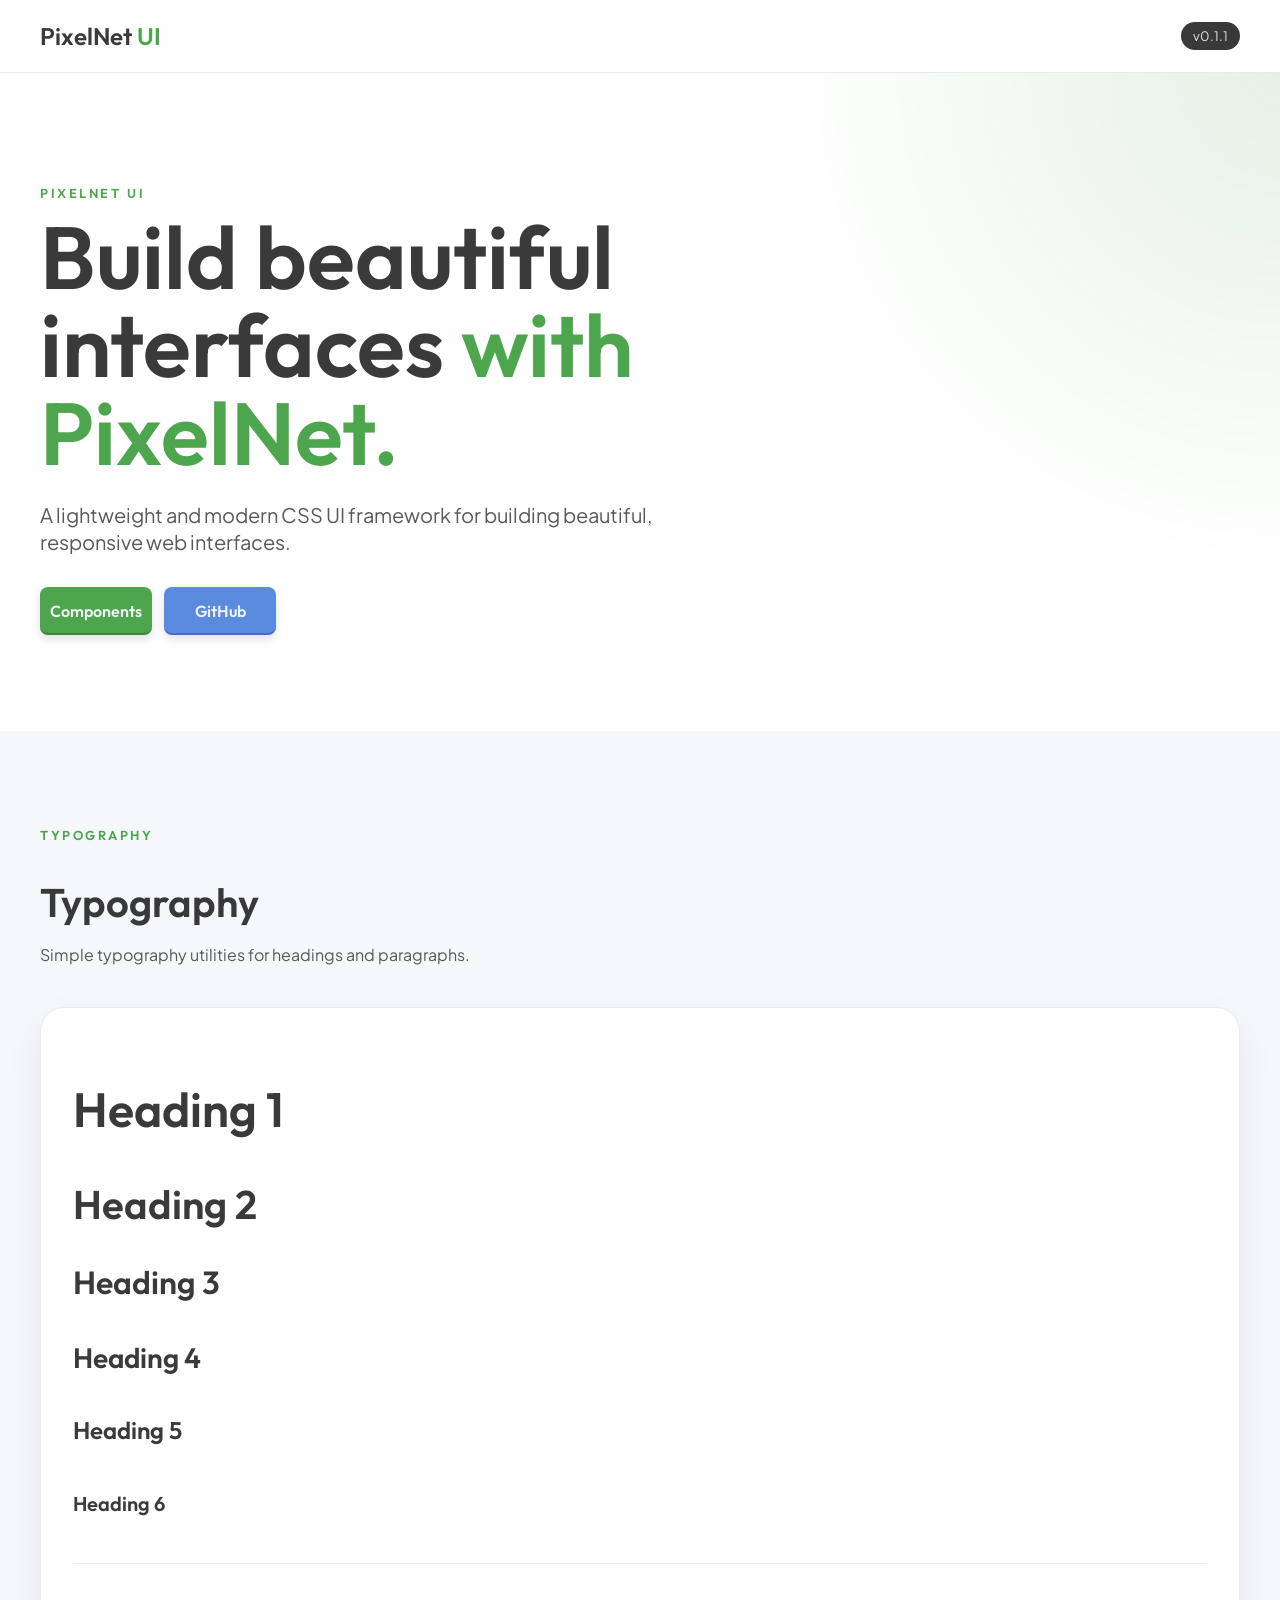
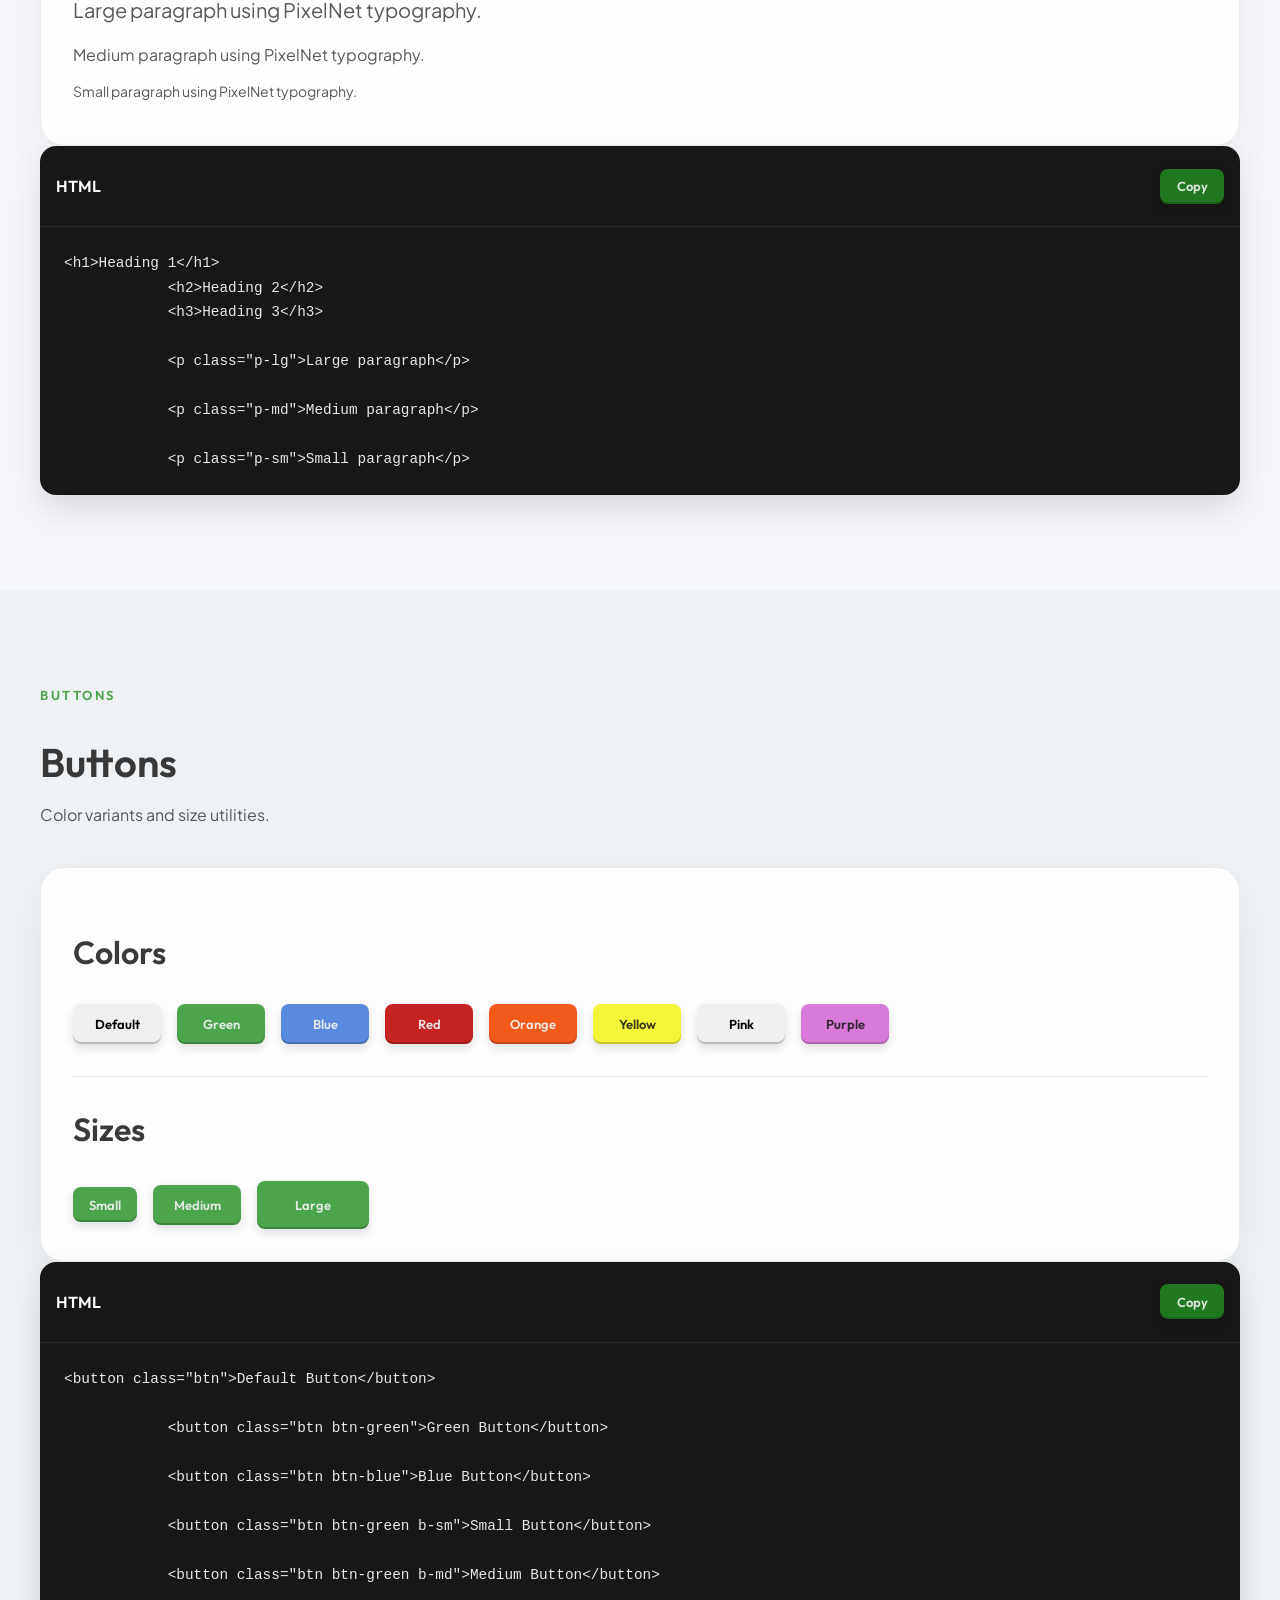
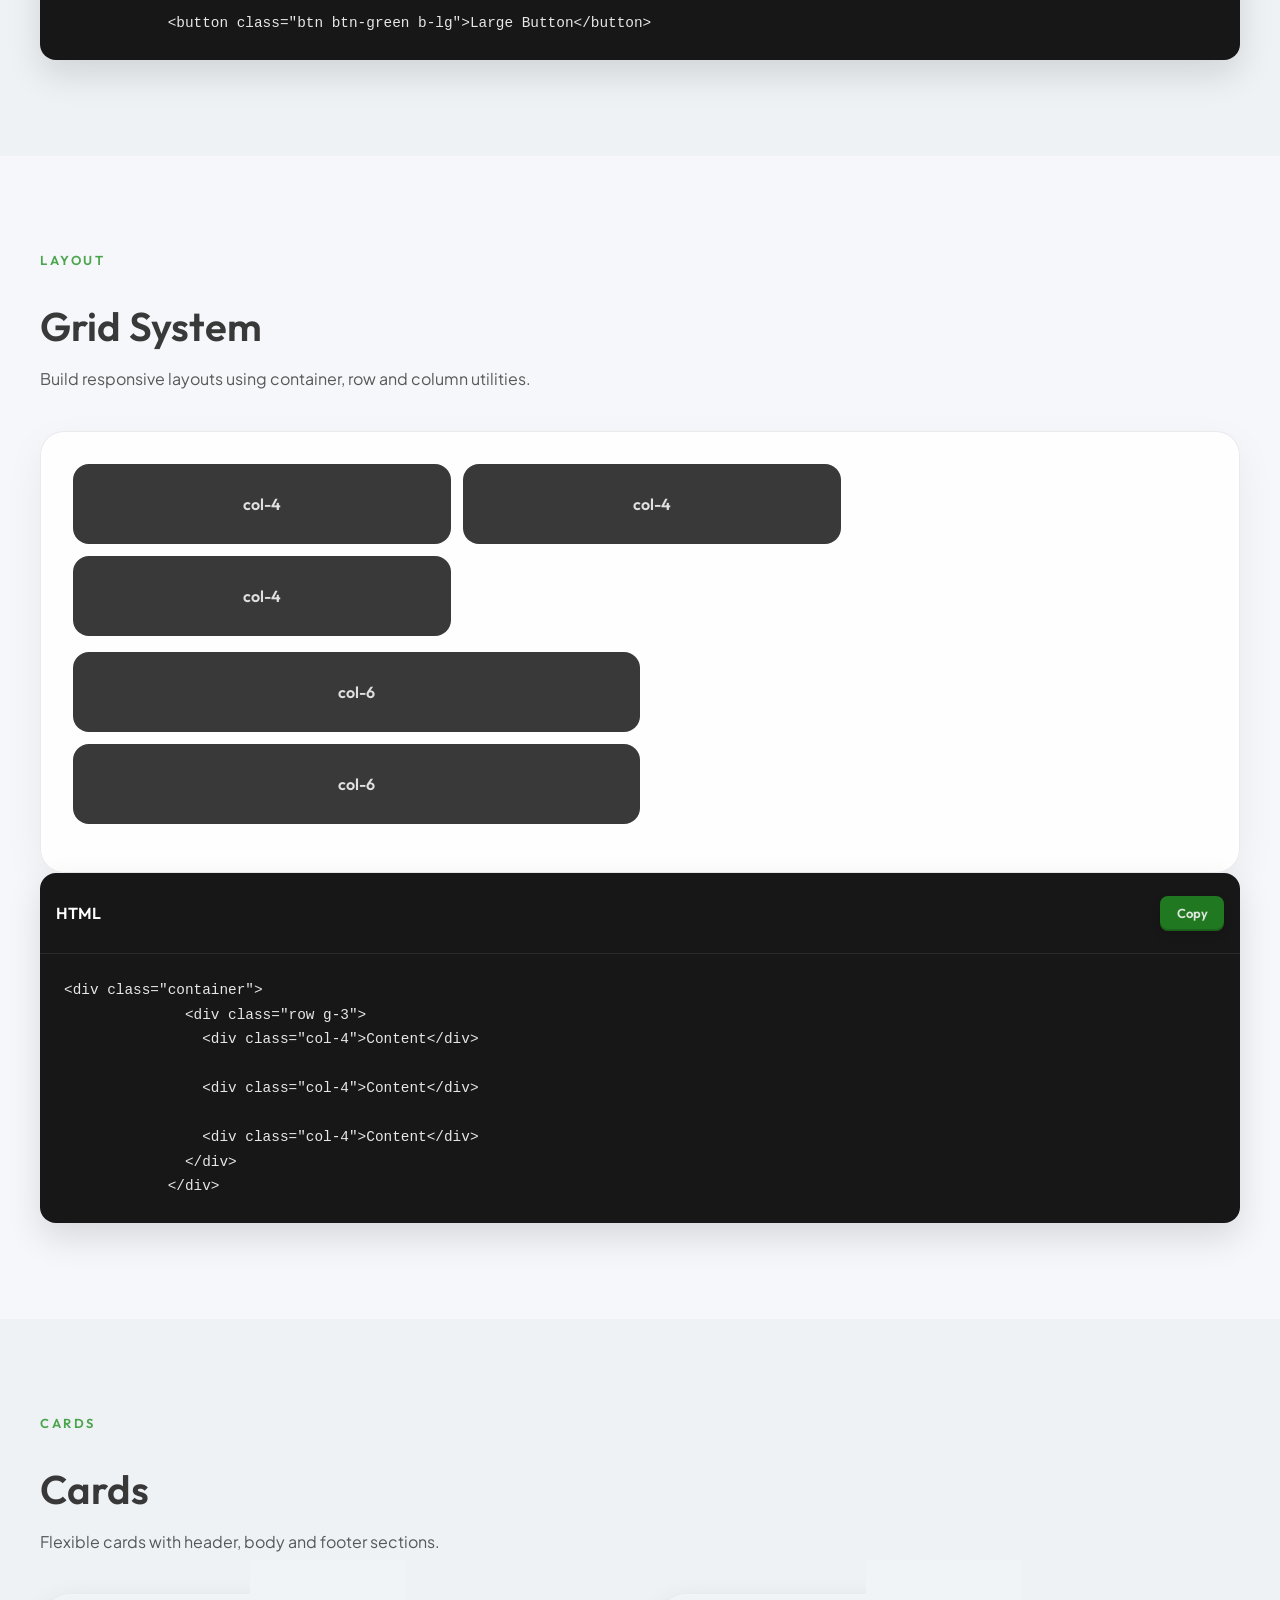
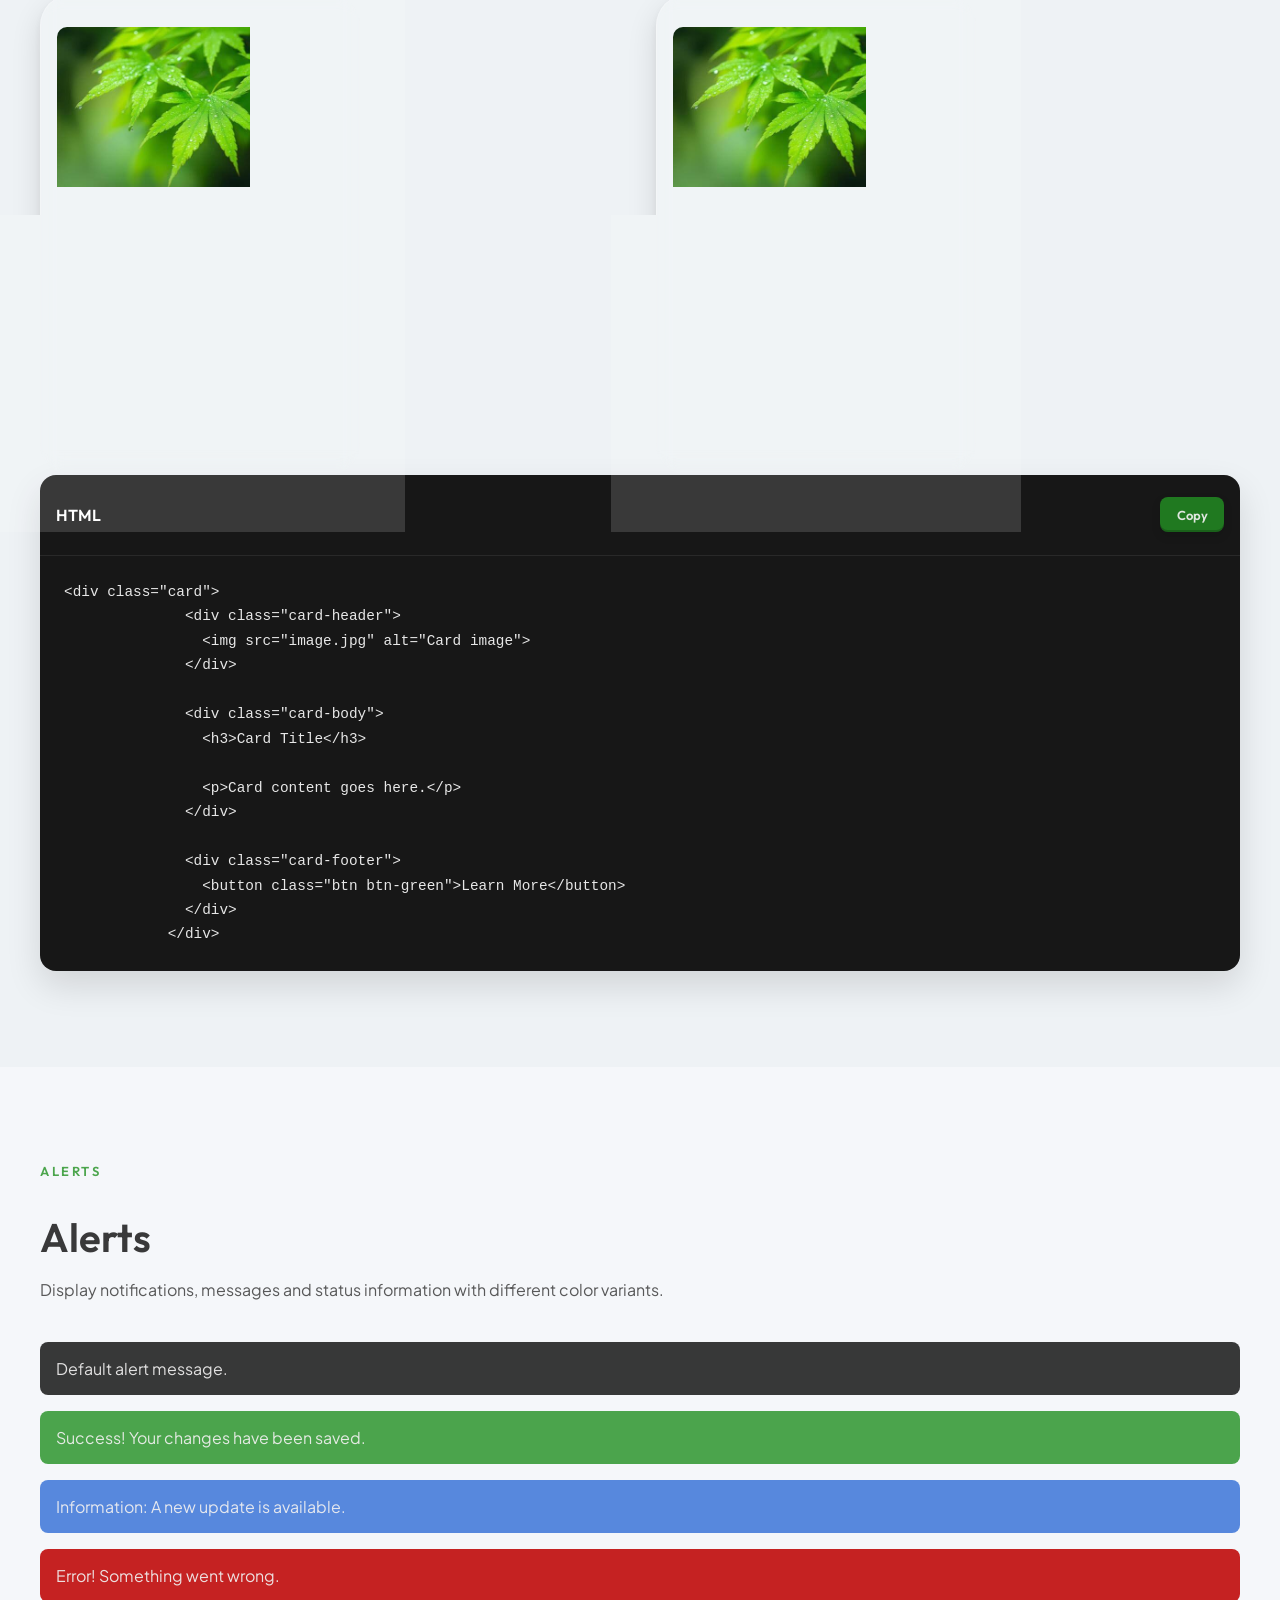
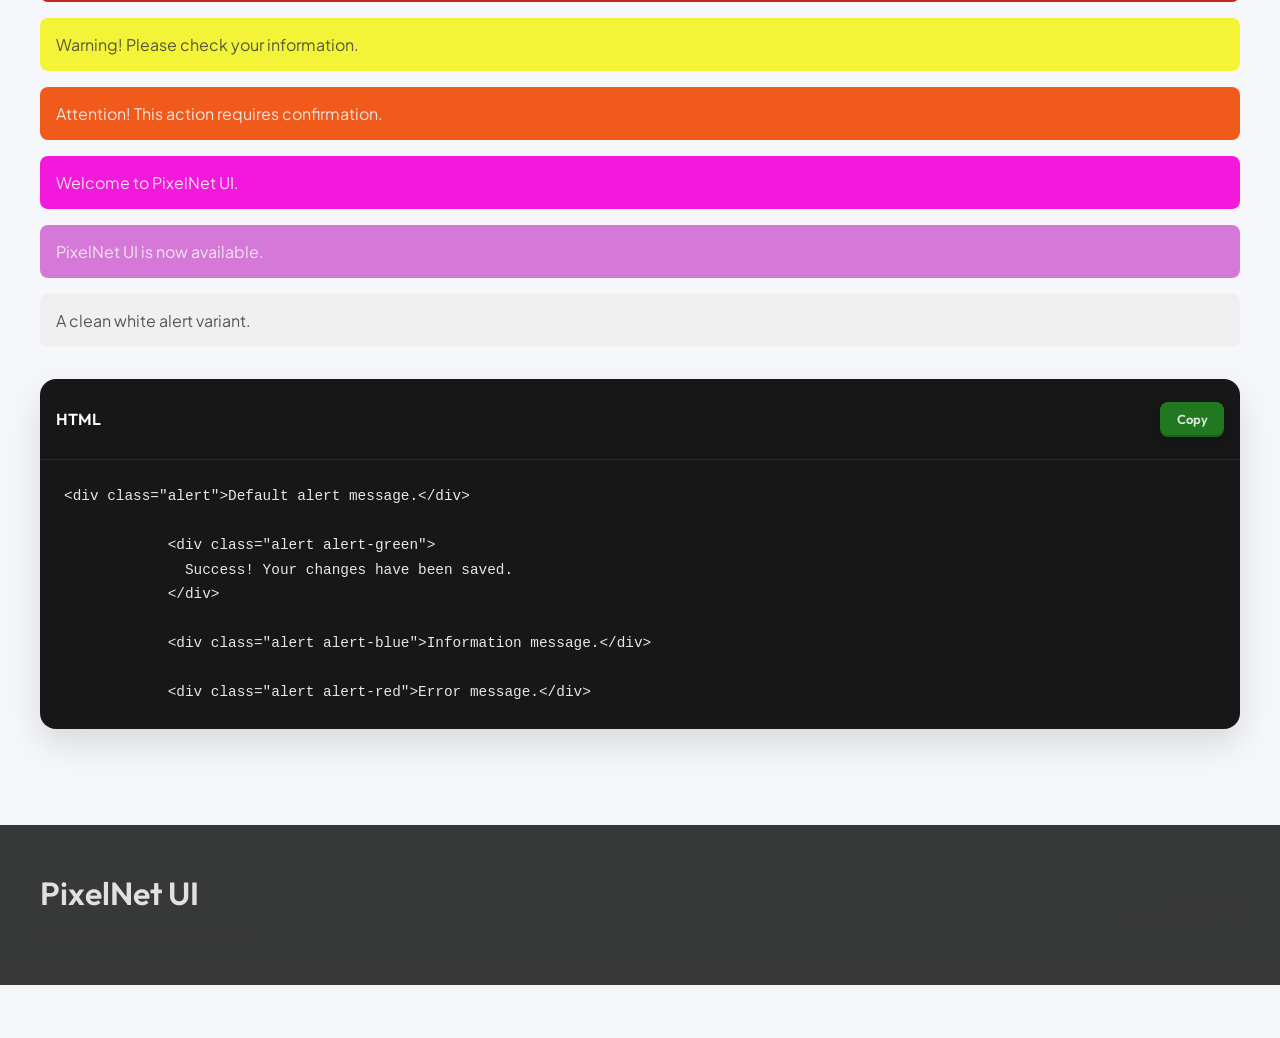
<file: index.html>
<!doctype html>

<html lang="en">
  <head>
    <meta charset="UTF-8" />

    <meta name="viewport" content="width=device-width, initial-scale=1.0" />

    <meta
      http-equiv="refresh"
      content="0; url=PN-Lang/PN-EN/PixelNet-demo.html"
    />

    <title>PixelNet UI</title>

    <script>
      window.location.replace("PN-Lang/PN-EN/PixelNet-demo.html");
    </script>
  </head>

  <body>
    <p>Redirecting to PixelNet UI Demo...</p>
  </body>
</html>
<!doctype html>

<html lang="en">
  <head>
    <meta charset="UTF-8" />

    <meta name="viewport" content="width=device-width, initial-scale=1.0" />

    <meta
      http-equiv="refresh"
      content="0; url=PN-Lang/PN-EN/PixelNet-demo.html"
    />

    <title>PixelNet UI</title>

    <script>
      window.location.replace("PN-Lang/PN-EN/PixelNet-demo.html");
    </script>
  </head>
  <body>
    <p>Redirecting to PixelNet UI Demo...</p>
  </body>
</html>
</file>
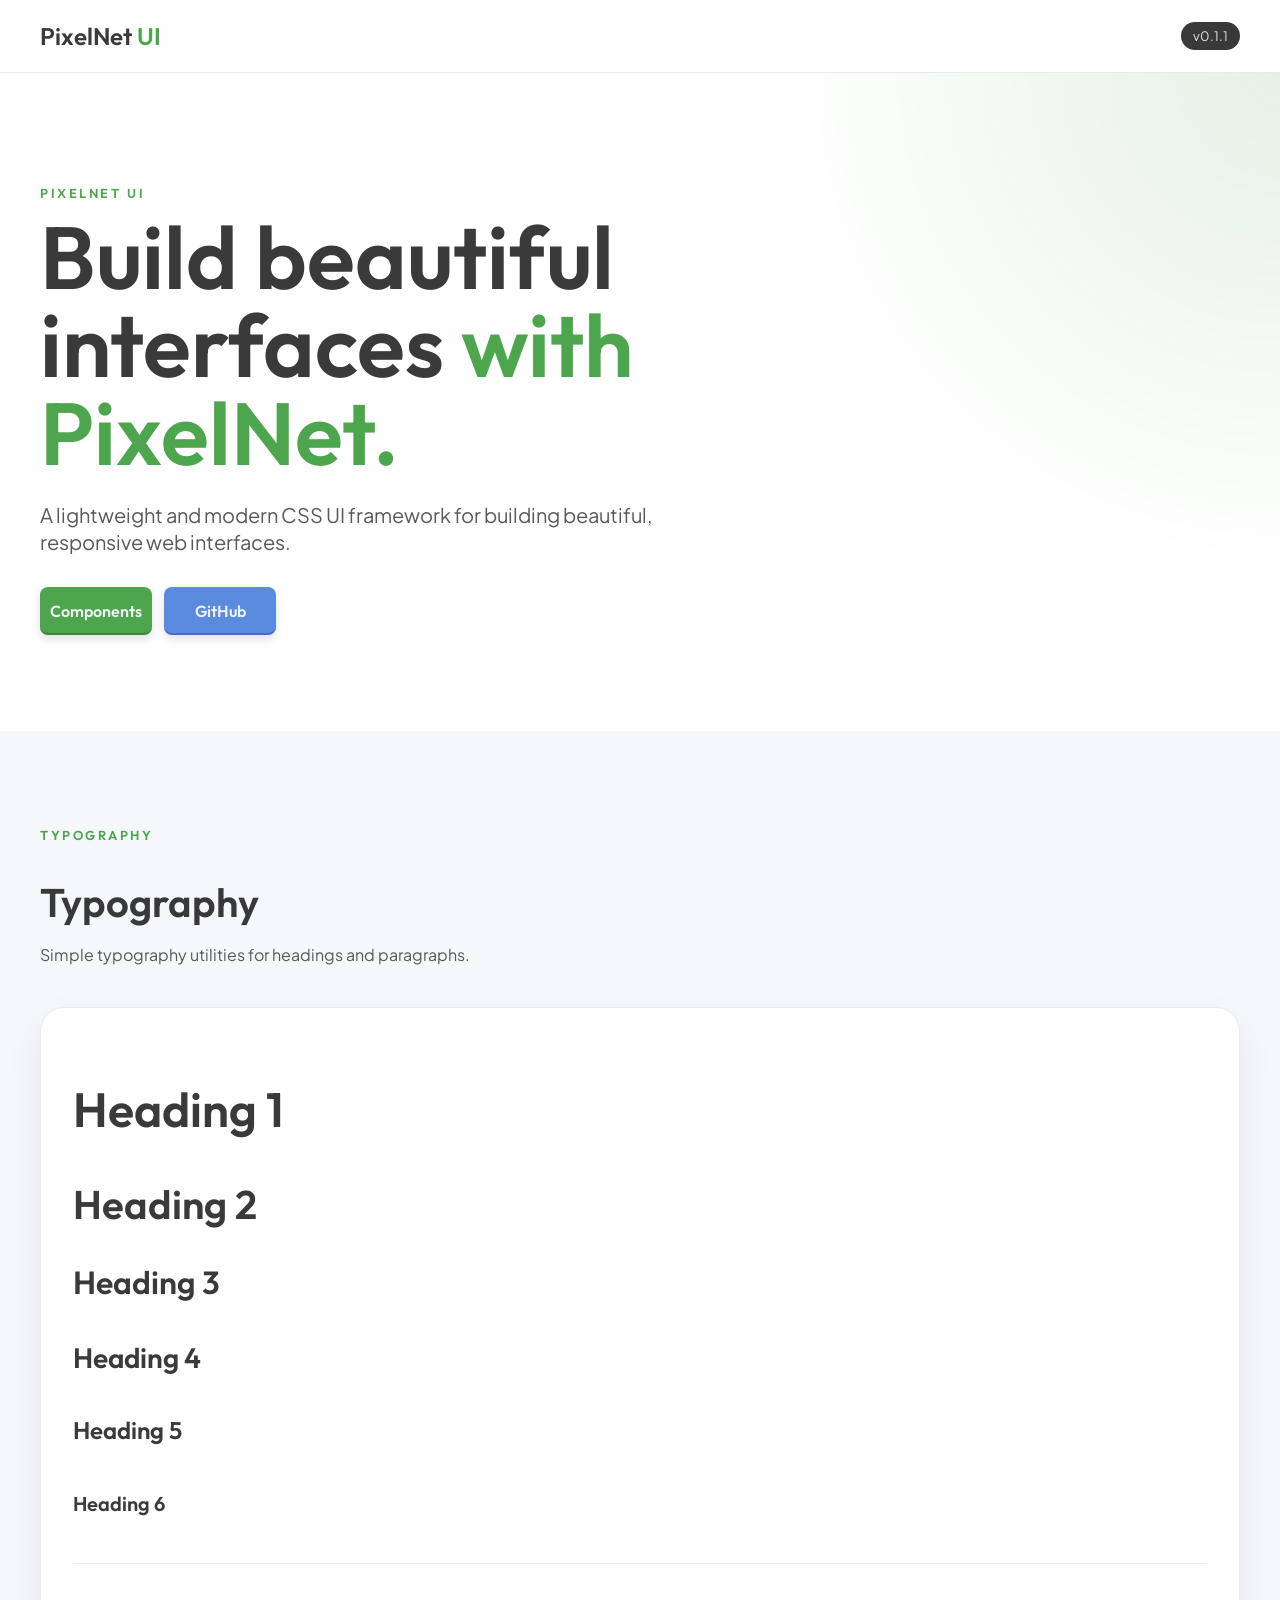
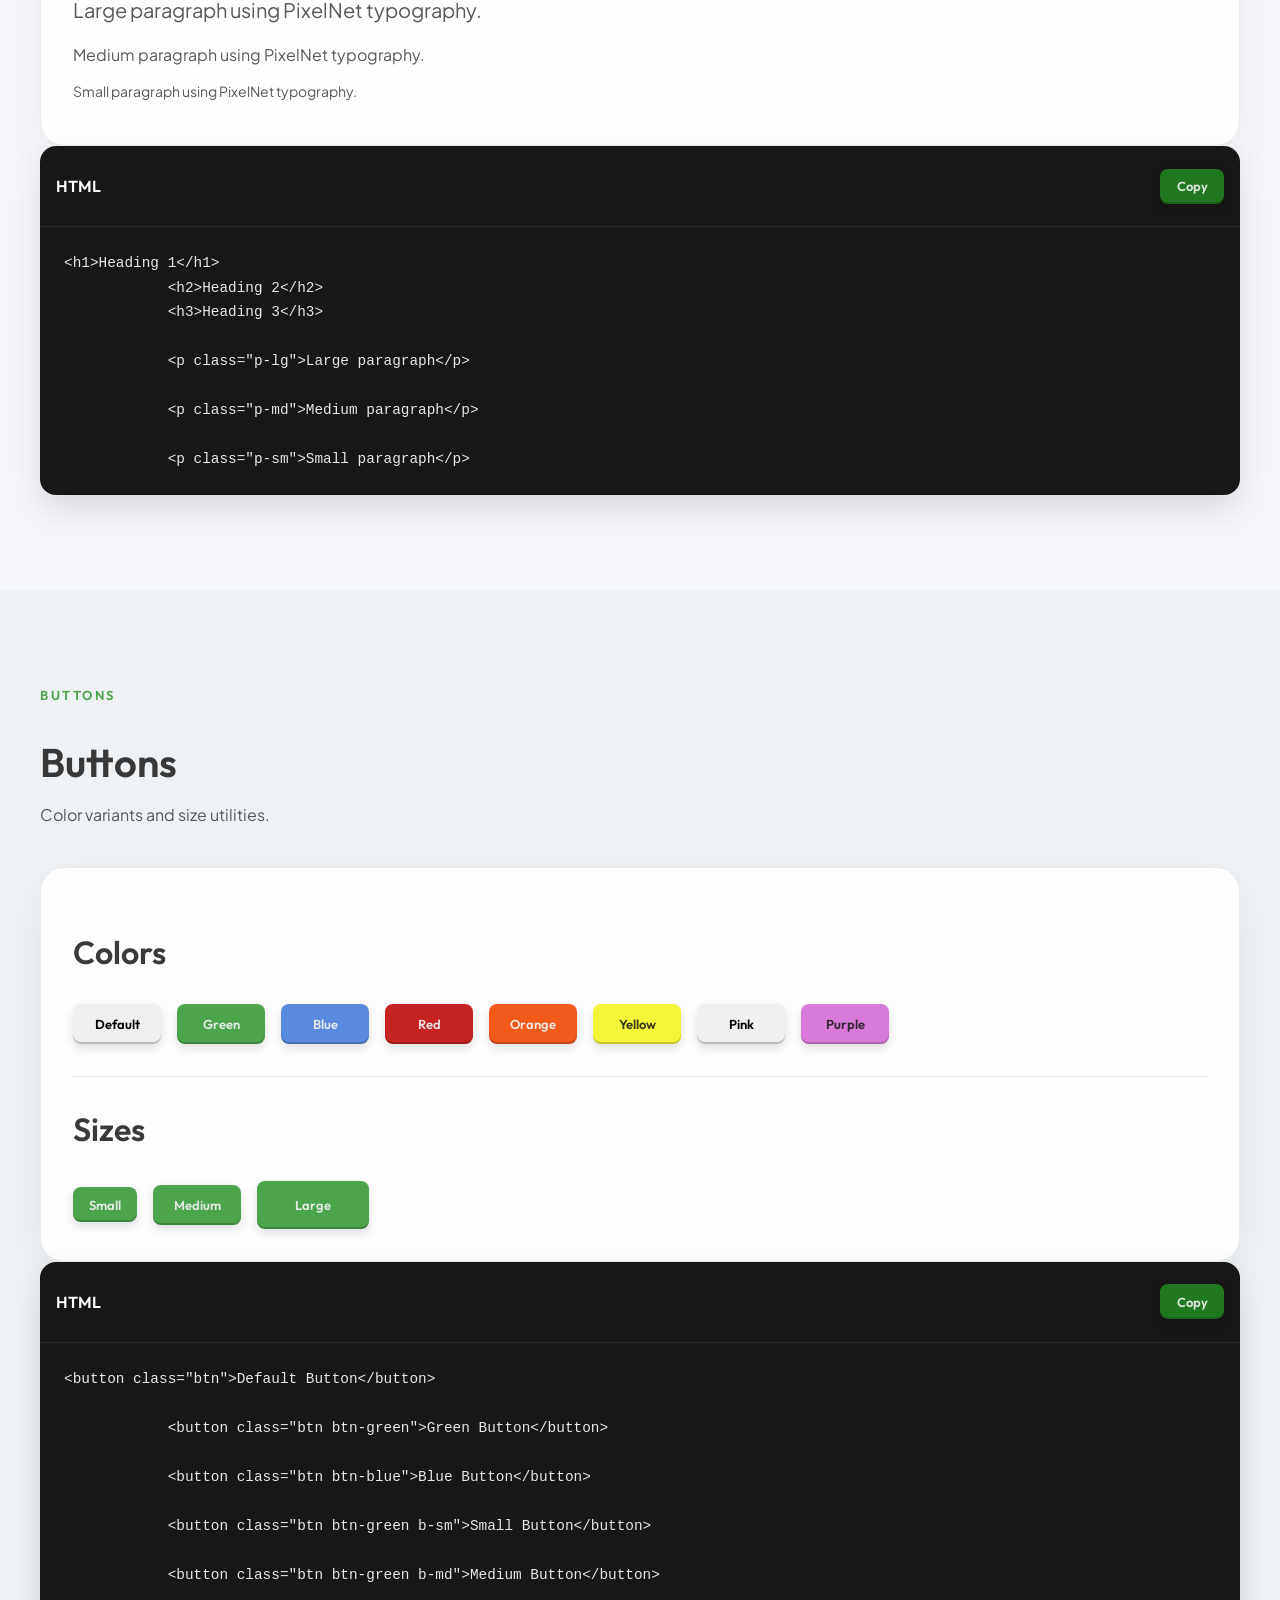
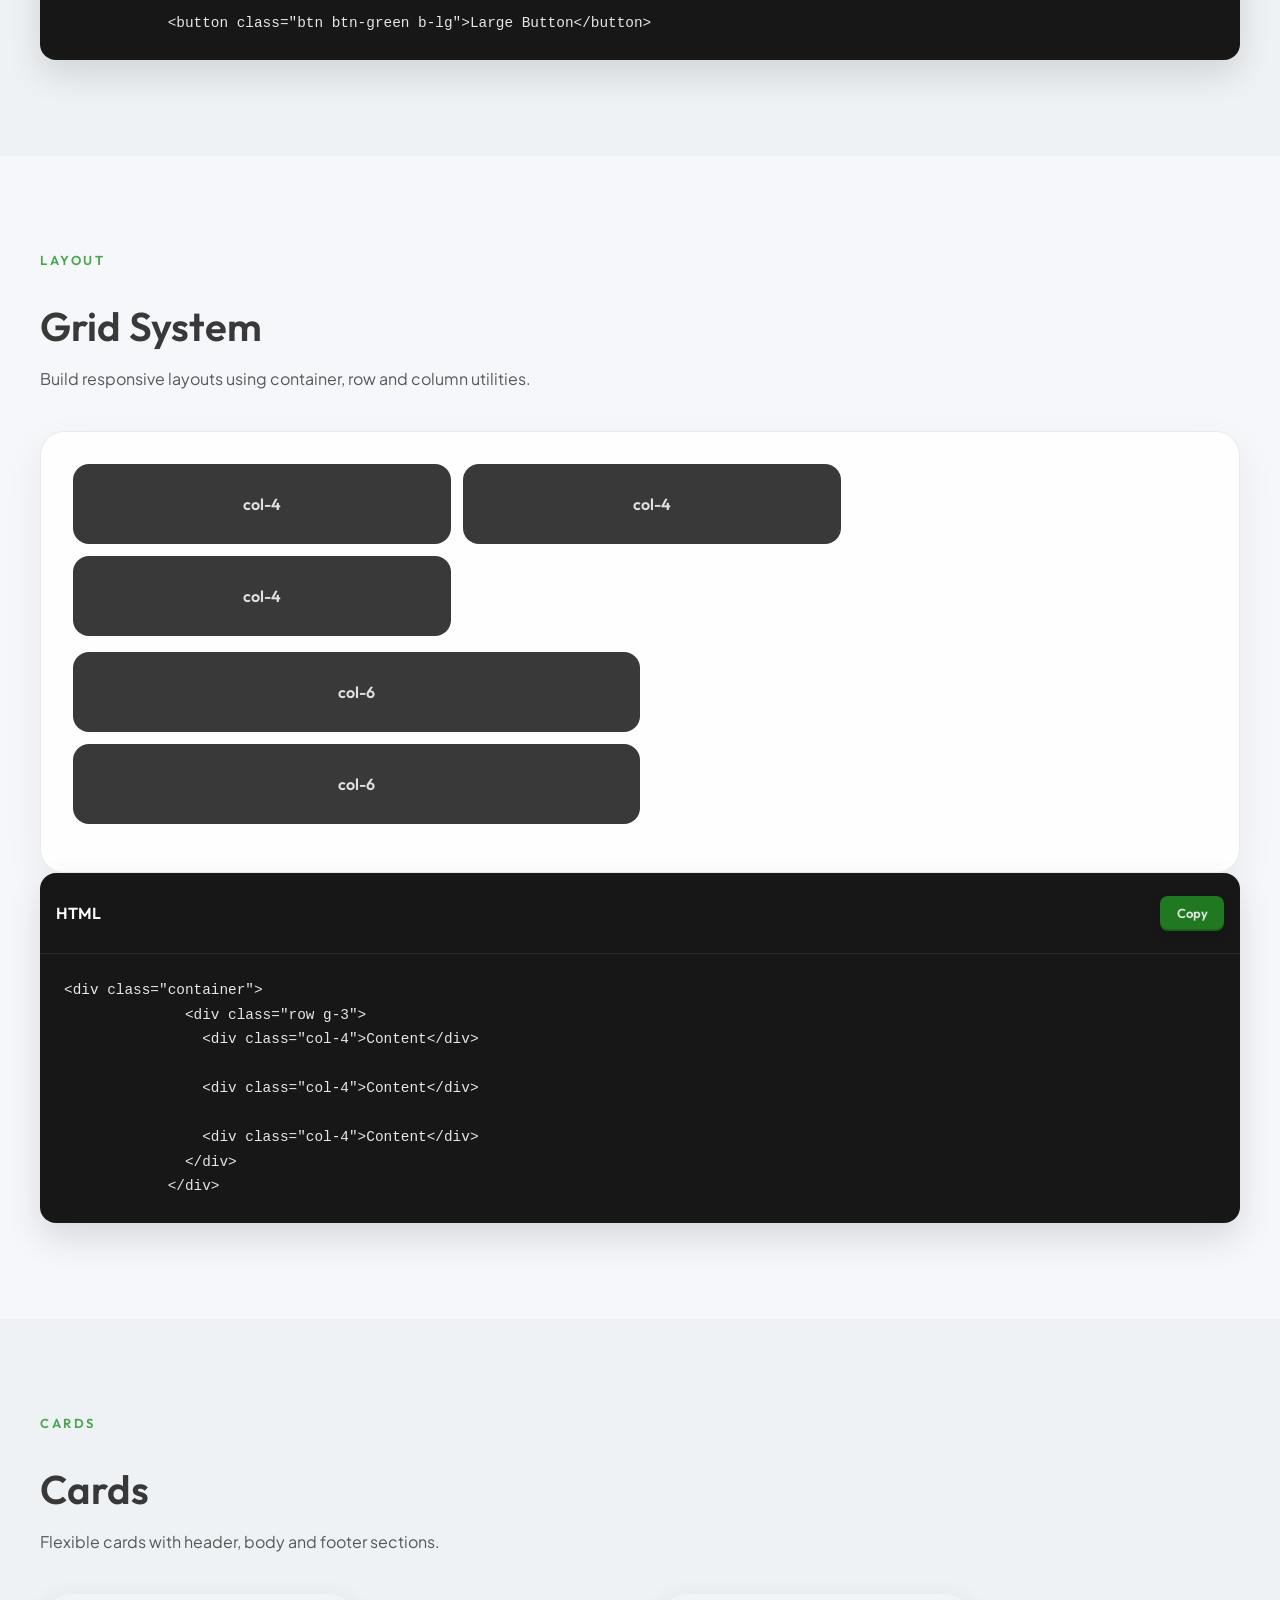
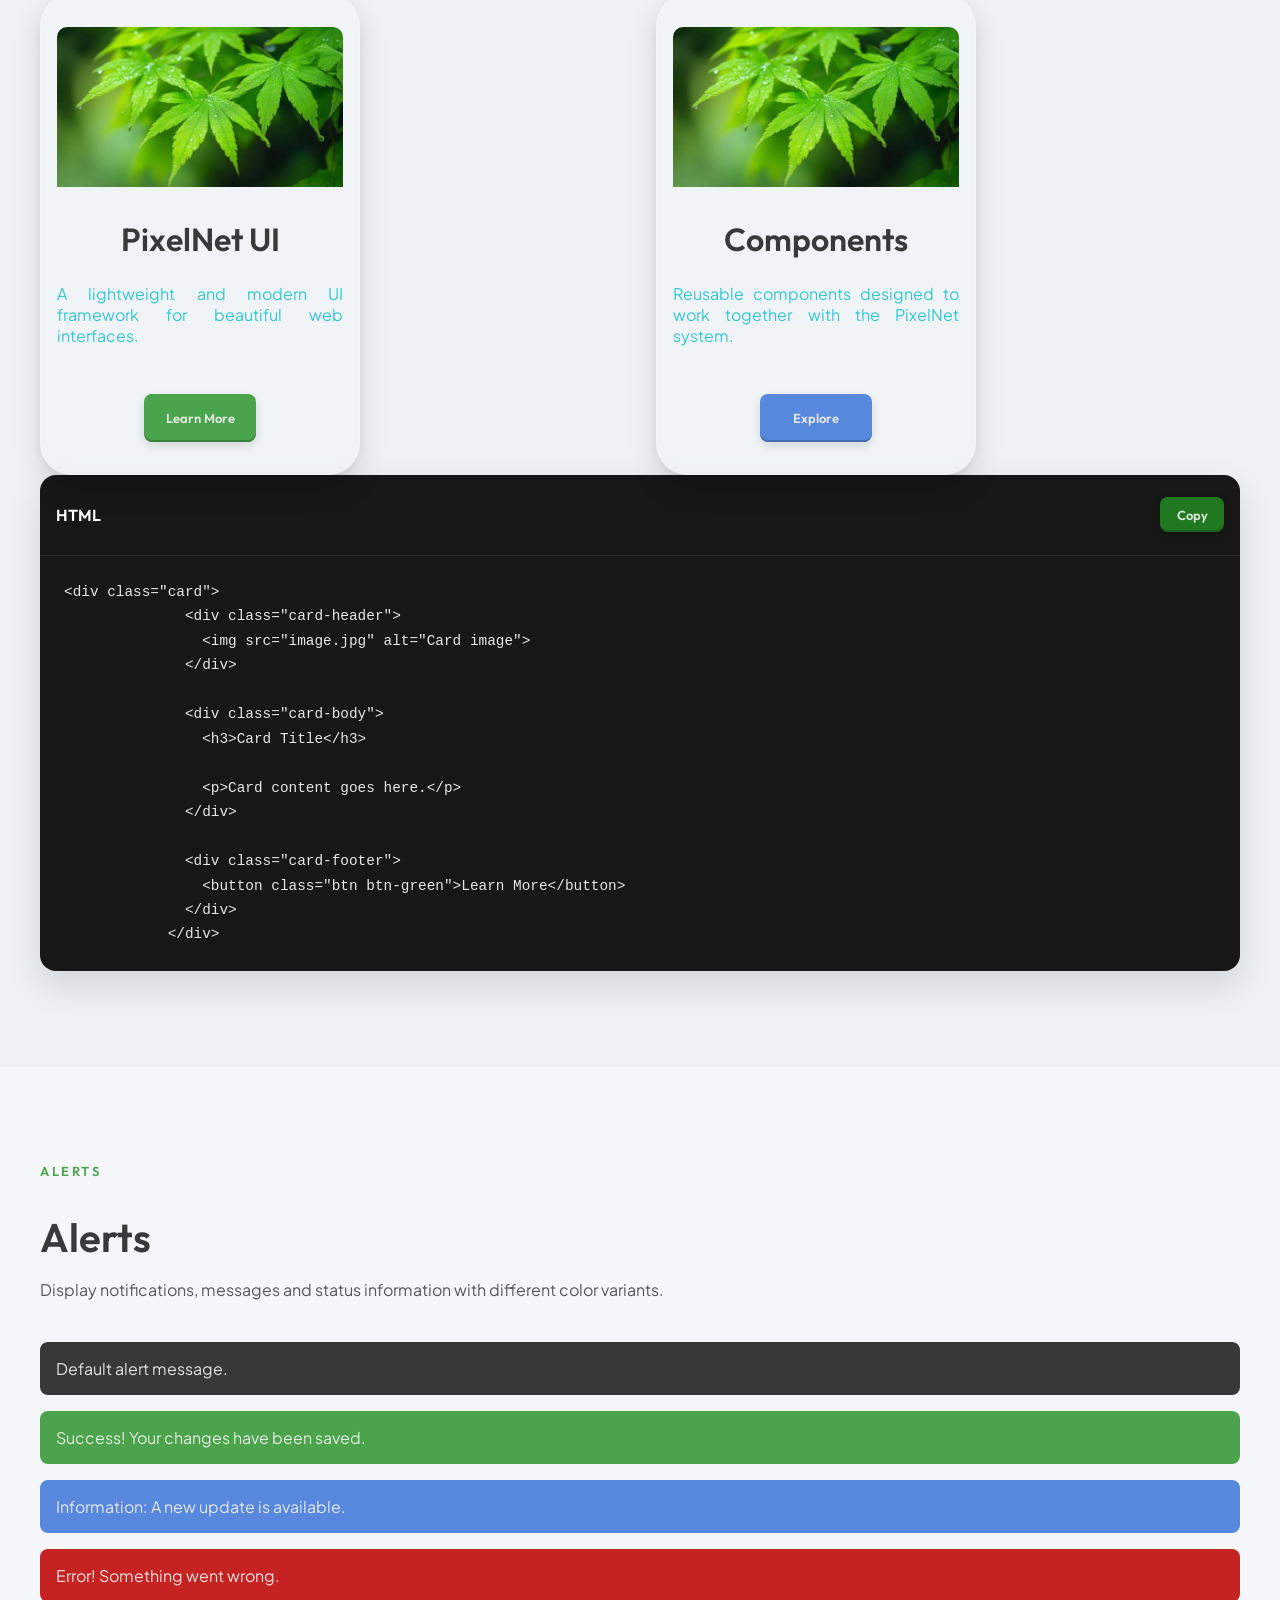
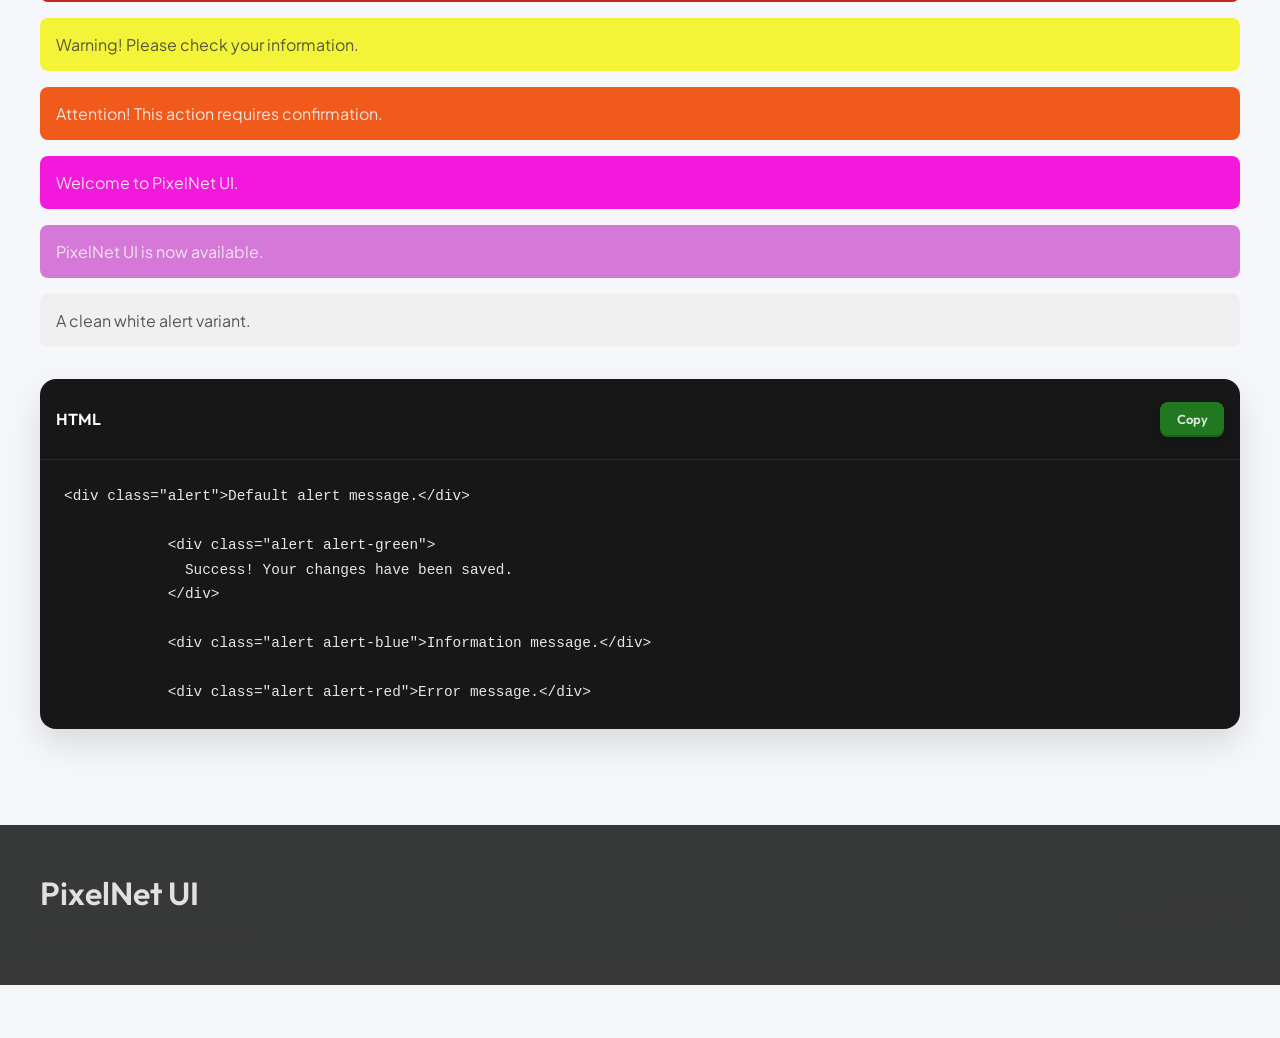
<file: PN-Lang/PN-EN/PixelNet-demo.html>
<!doctype html>

<html lang="en">
  <head>
    <meta charset="UTF-8" />

    <meta name="viewport" content="width=device-width, initial-scale=1.0" />

    <title>PixelNet UI — Demo</title>

    <!-- PixelNet UI Core -->
    <link rel="stylesheet" href="PixelNet-main-style.css" />

    <!-- Demo Styles -->
    <link rel="stylesheet" href="PixelNet-demo.css" />
  </head>

  <body>
    <!-- ==================================================
     NAVBAR
================================================== -->

    <header class="demo-navbar">
      <div class="container demo-nav-container">
        <a href="#" class="demo-logo"> PixelNet<span> UI</span> </a>

        <span class="demo-version"> v0.1.1 </span>
      </div>
    </header>

    <!-- ==================================================
     HERO
================================================== -->

    <main>
      <section class="demo-hero">
        <div class="container">
          <div class="demo-hero-content">
            <p class="demo-eyebrow">PIXELNET UI</p>

            <h1>
              Build beautiful interfaces
              <span>with PixelNet.</span>
            </h1>

            <p class="p-lg demo-hero-text">
              A lightweight and modern CSS UI framework for building beautiful,
              responsive web interfaces.
            </p>

            <div class="demo-hero-actions">
              <a href="#components" class="btn btn-green b-lg"> Components </a>

              <a
                href="https://github.com/abbasali-code/PixelNet-UI"
                class="btn btn-blue b-lg"
                target="_blank"
                rel="noopener"
              >
                GitHub
              </a>
            </div>
          </div>
        </div>
      </section>

      <!-- ==================================================
     TYPOGRAPHY
================================================== -->

      <section class="demo-section" id="typography">
        <div class="container">
          <div class="demo-section-heading">
            <p class="demo-eyebrow">TYPOGRAPHY</p>

            <h2>Typography</h2>

            <p class="p-md">
              Simple typography utilities for headings and paragraphs.
            </p>
          </div>

          <!-- TYPOGRAPHY PREVIEW -->

          <div class="demo-panel">
            <h1>Heading 1</h1>
            <h2>Heading 2</h2>
            <h3>Heading 3</h3>
            <h4>Heading 4</h4>
            <h5>Heading 5</h5>
            <h6>Heading 6</h6>

            <div class="demo-divider"></div>

            <p class="p-lg">Large paragraph using PixelNet typography.</p>

            <p class="p-md">Medium paragraph using PixelNet typography.</p>

            <p class="p-sm">Small paragraph using PixelNet typography.</p>
          </div>

          <!-- TYPOGRAPHY CODE -->

          <div class="demo-code-box">
            <div class="demo-code-header">
              <span>HTML</span>

              <button
                class="btn btn-green b-sm demo-copy-btn"
                data-copy="typography-code"
              >
                Copy
              </button>
            </div>

            <pre
              class="demo-code-preview"
            ><code id="typography-code"></code></pre>
          </div>

          <template id="typography-code-template">
            <h1>Heading 1</h1>
            <h2>Heading 2</h2>
            <h3>Heading 3</h3>

            <p class="p-lg">Large paragraph</p>

            <p class="p-md">Medium paragraph</p>

            <p class="p-sm">Small paragraph</p>
          </template>
        </div>
      </section>

      <!-- ==================================================
     BUTTONS
================================================== -->

      <section class="demo-section demo-section-alt" id="buttons">
        <div class="container">
          <div class="demo-section-heading">
            <p class="demo-eyebrow">BUTTONS</p>

            <h2>Buttons</h2>

            <p class="p-md">Color variants and size utilities.</p>
          </div>

          <!-- BUTTON PREVIEW -->

          <div class="demo-panel">
            <h3>Colors</h3>

            <div class="demo-button-row">
              <button class="btn">Default</button>

              <button class="btn btn-green">Green</button>

              <button class="btn btn-blue">Blue</button>

              <button class="btn btn-red">Red</button>

              <button class="btn btn-orange">Orange</button>

              <button class="btn btn-yellow">Yellow</button>

              <button class="btn">Pink</button>

              <button class="btn btn-purple">Purple</button>
            </div>

            <div class="demo-divider"></div>

            <h3>Sizes</h3>

            <div class="demo-button-row">
              <button class="btn btn-green b-sm">Small</button>

              <button class="btn btn-green b-md">Medium</button>

              <button class="btn btn-green b-lg">Large</button>
            </div>
          </div>

          <!-- BUTTON CODE -->

          <div class="demo-code-box">
            <div class="demo-code-header">
              <span>HTML</span>

              <button
                class="btn btn-green b-sm demo-copy-btn"
                data-copy="button-code"
              >
                Copy
              </button>
            </div>

            <pre class="demo-code-preview"><code id="button-code"></code></pre>
          </div>

          <template id="button-code-template">
            <button class="btn">Default Button</button>

            <button class="btn btn-green">Green Button</button>

            <button class="btn btn-blue">Blue Button</button>

            <button class="btn btn-green b-sm">Small Button</button>

            <button class="btn btn-green b-md">Medium Button</button>

            <button class="btn btn-green b-lg">Large Button</button>
          </template>
        </div>
      </section>

      <!-- ==================================================
     GRID
================================================== -->

      <section class="demo-section" id="grid">
        <div class="container">
          <div class="demo-section-heading">
            <p class="demo-eyebrow">LAYOUT</p>

            <h2>Grid System</h2>

            <p class="p-md">
              Build responsive layouts using container, row and column
              utilities.
            </p>
          </div>

          <!-- GRID PREVIEW -->

          <div class="demo-panel">
            <div class="row g-3 demo-grid-row">
              <div class="col-4">
                <div class="demo-grid-box">col-4</div>
              </div>

              <div class="col-4">
                <div class="demo-grid-box">col-4</div>
              </div>

              <div class="col-4">
                <div class="demo-grid-box">col-4</div>
              </div>
            </div>

            <div class="row g-3 demo-grid-row">
              <div class="col-6">
                <div class="demo-grid-box">col-6</div>
              </div>

              <div class="col-6">
                <div class="demo-grid-box">col-6</div>
              </div>
            </div>
          </div>

          <!-- GRID CODE -->

          <div class="demo-code-box">
            <div class="demo-code-header">
              <span>HTML</span>

              <button
                class="btn btn-green b-sm demo-copy-btn"
                data-copy="grid-code"
              >
                Copy
              </button>
            </div>

            <pre class="demo-code-preview"><code id="grid-code"></code></pre>
          </div>

          <template id="grid-code-template">
            <div class="container">
              <div class="row g-3">
                <div class="col-4">Content</div>

                <div class="col-4">Content</div>

                <div class="col-4">Content</div>
              </div>
            </div>
          </template>
        </div>
      </section>

      <!-- ==================================================
     CARDS
================================================== -->

      <section class="demo-section demo-section-alt" id="cards">
        <div class="container">
          <div class="demo-section-heading">
            <p class="demo-eyebrow">CARDS</p>

            <h2>Cards</h2>

            <p class="p-md">
              Flexible cards with header, body and footer sections.
            </p>
          </div>

          <!-- CARD PREVIEW -->

          <div class="demo-card-grid">
            <div class="card">
              <div class="card-header">
                <img src="assets/image/image.jpg" alt="PixelNet UI" />
              </div>

              <div class="card-body">
                <h3>PixelNet UI</h3>

                <p>
                  A lightweight and modern UI framework for beautiful web
                  interfaces.
                </p>
              </div>

              <div class="card-footer">
                <button class="btn btn-green b-lg">Learn More</button>
              </div>
            </div>

            <div class="card">
              <div class="card-header">
                <img src="assets/image/image.jpg" alt="PixelNet Components" />
              </div>

              <div class="card-body">
                <h3>Components</h3>

                <p>
                  Reusable components designed to work together with the
                  PixelNet system.
                </p>
              </div>

              <div class="card-footer">
                <button class="btn btn-blue b-lg">Explore</button>
              </div>
            </div>
          </div>

          <!-- CARD CODE -->

          <div class="demo-code-box">
            <div class="demo-code-header">
              <span>HTML</span>

              <button
                class="btn btn-green b-sm demo-copy-btn"
                data-copy="card-code"
              >
                Copy
              </button>
            </div>

            <pre class="demo-code-preview"><code id="card-code"></code></pre>
          </div>

          <template id="card-code-template">
            <div class="card">
              <div class="card-header">
                <img src="image.jpg" alt="Card image" />
              </div>

              <div class="card-body">
                <h3>Card Title</h3>

                <p>Card content goes here.</p>
              </div>

              <div class="card-footer">
                <button class="btn btn-green">Learn More</button>
              </div>
            </div>
          </template>
        </div>
      </section>

      <!-- ==================================================
     ALERTS
================================================== -->

      <section class="demo-section" id="alerts">
        <div class="container">
          <div class="demo-section-heading">
            <p class="demo-eyebrow">ALERTS</p>

            <h2>Alerts</h2>

            <p class="p-md">
              Display notifications, messages and status information with
              different color variants.
            </p>
          </div>

          <!-- ALERT PREVIEW -->

          <div class="demo-alert-list">
            <div class="alert">Default alert message.</div>

            <div class="alert alert-green">
              Success! Your changes have been saved.
            </div>

            <div class="alert alert-blue">
              Information: A new update is available.
            </div>

            <div class="alert alert-red">Error! Something went wrong.</div>

            <div class="alert alert-yellow">
              Warning! Please check your information.
            </div>

            <div class="alert alert-orange">
              Attention! This action requires confirmation.
            </div>

            <div class="alert alert-pink">Welcome to PixelNet UI.</div>

            <div class="alert alert-purple">PixelNet UI is now available.</div>

            <div class="alert alert-white">A clean white alert variant.</div>
          </div>

          <!-- ALERT CODE -->

          <div class="demo-code-box">
            <div class="demo-code-header">
              <span>HTML</span>

              <button
                class="btn btn-green b-sm demo-copy-btn"
                data-copy="alert-code"
              >
                Copy
              </button>
            </div>

            <pre class="demo-code-preview"><code id="alert-code"></code></pre>
          </div>

          <template id="alert-code-template">
            <div class="alert">Default alert message.</div>

            <div class="alert alert-green">
              Success! Your changes have been saved.
            </div>

            <div class="alert alert-blue">Information message.</div>

            <div class="alert alert-red">Error message.</div>
          </template>
        </div>
      </section>
    </main>

    <!-- ==================================================
     FOOTER
================================================== -->

    <footer class="demo-footer">
      <div class="container">
        <div class="demo-footer-content">
          <div>
            <h3>PixelNet UI</h3>

            <p class="p-sm">Lightweight. Modern. Responsive.</p>
          </div>

          <div class="demo-footer-meta">
            <p class="p-sm">Version 0.1.1</p>

            <p class="p-sm">© 2026 PixelNet UI</p>
          </div>
        </div>
      </div>
    </footer>

    <!-- Demo JavaScript -->

    <script src="PixelNet-demo.js" defer></script>
  </body>
</html>
</file>
<file: PN-Lang/PN-EN/PixelNet-main-style.css>
/* PIXEL NET UI */

/* PN-FONTS (font face) */
@font-face {
    font-family: "Outfit";
    src: url("fonts/Outfit-SemiBold.woff2") format("woff2");
    font-weight: 600;
    font-style: normal;
    font-display: swap;
}
@font-face {
    font-family: "PlusJ";
    src: url("fonts/PlusJakartaSans-Regular.woff2") format("woff2");
    font-weight: 400;
    font-style: normal;
    font-display: swap;
}
:root{
    /* PN-COLORS */
    /* PN-COLOR SHADES */

    /* Green */
    --pn-green-light: rgba(105, 190, 105, 0.808);
    --pn-green: rgba(35, 145, 35, 0.808);
    --pn-green-dark: rgba(20, 95, 20, 0.808);

    /* Blue */
    --pn-blue-light: rgba(95, 150, 235, 0.712);
    --pn-blue: rgba(25, 93, 211, 0.712);
    --pn-blue-dark: rgba(15, 55, 135, 0.712);

    /* Red */
    --pn-red-light: rgba(235, 90, 90, 0.904);
    --pn-red: rgba(193, 13, 13, 0.904);
    --pn-red-dark: rgba(125, 8, 8, 0.904);

    /* Yellow */
    --pn-yellow-light: rgba(255, 255, 125, 0.897);
    --pn-yellow: rgba(243, 243, 35, 0.897);
    --pn-yellow-dark: rgba(180, 180, 10, 0.897);

    /* Orange */
    --pn-orange-light: rgba(255, 145, 90, 0.947);
    --pn-orange: rgba(241, 81, 13, 0.947);
    --pn-orange-dark: rgba(170, 50, 8, 0.947);

    /* Purple */
    --pn-purple-light: rgba(220, 125, 220, 0.646);
    --pn-purple: rgba(197, 52, 197, 0.646);
    --pn-purple-dark: rgba(130, 30, 130, 0.646);

    /* Pink */
    --pn-pink-light: rgba(255, 115, 240, 1);
    --pn-pink: rgb(242, 25, 220);
    --pn-pink-dark: rgba(175, 15, 155, 1);
    --pn-gray: rgba(120, 119, 119, 0.742);
    --pn-black: rgba(22, 22, 22, 0.847);
    --pn-white: rgba(241, 240, 240, 0.916);
    --pn-cyan: rgba(18, 190, 207, 0.85);
    --pn-teal: rgba(20, 150, 140, 0.85);
    --pn-lime: rgba(130, 190, 25, 0.85);
    --pn-indigo: rgba(70, 65, 190, 0.85);
    --pn-brown: rgba(130, 80, 45, 0.85);
    --pn-text-color: rgba(60, 60, 60, 0.85);
    /* PN-TYPOGRAPHY (root) */
    --pn-title-font: "Outfit", sans-serif;
    --pn-title-weight: 600;
    --pn-text-font:"PlusJ" , Arial , sans-serif;
    --pn-text-weight: 400;
    /* PN-SPACING (root) */
    --pn-space-1: 0.25rem;
    --pn-space-2: 0.5rem;
    --pn-space-3: 0.75rem;
    --pn-space-4: 1rem;
    --pn-space-5: 1.5rem;
    --pn-space-6: 2rem;
    }

    /* PN-TYPOGRAPHY (style) */
h1 {
    font-family: var(--pn-title-font);
    font-weight: var(--pn-title-weight);
    font-size: 3rem;
    color: var(--pn-black);
}

h2 {
    font-family: var(--pn-title-font);
    font-weight: var(--pn-title-weight);
    font-size: 2.5rem;
    color: var(--pn-black);
}

h3 {
    font-family: var(--pn-title-font);
    font-weight: var(--pn-title-weight);
    font-size: 2rem;
    color: var(--pn-black);
}

h4 {
    font-family: var(--pn-title-font);
    font-weight: var(--pn-title-weight);
    font-size: 1.75rem;
    color: var(--pn-black);
}

h5 {
    font-family: var(--pn-title-font);
    font-weight: var(--pn-title-weight);
    font-size: 1.5rem;
    color: var(--pn-black);
}

h6 {
    font-family: var(--pn-title-font);
    font-weight: var(--pn-title-weight);
    font-size: 1.25rem;
    color: var(--pn-black);
}

.p-lg{
    font-family: var(--pn-text-font);
    font-weight: var(--pn-text-weight);
    font-size: 1.25rem;
    color: var(--pn-text-color);
    line-height: 1.7rem;
}
.p-md{
    font-family: var(--pn-text-font);
    font-weight: var(--pn-text-weight);
    font-size: 1rem;
    color: var(--pn-text-color);
    line-height: 1.5rem;
}
.p-sm{
    font-family: var(--pn-text-font);
    font-weight: var(--pn-text-weight);
    font-size: 0.875rem;
    color: var(--pn-text-color);
    line-height: 1rem;
}

    /* PN-BUTTONS */
.btn{
    border-radius: 0.5rem;
    width: 5.5rem;
    height: 2.5rem;
    border:none;
    cursor: pointer;
    font-family: var(--pn-title-font);
    font-weight: var(--pn-title-weight);
    transition: 0.2s;   
    box-shadow:inset 0 -2px 0 rgba(0, 0, 0, 0.2),0 4px 10px rgba(0, 0, 0, 0.12);
    display: flex;
    align-items: center;
    justify-content: center;
}
.btn:hover{
    transform: translateY(-2px);
    box-shadow: 0 1px 0 var(--pn-black);
}
.btn:active {
    transform: translateY(4px);
    box-shadow: 0 1px 0 var(--pn-black);
}

    /* PN-COLOR-BUTTONS */
.btn-green{
    color: var(--pn-white);
    background-color: var(--pn-green);
}
.btn-green:hover{
    background-color: var(--pn-green-dark);
}
.btn-green:active{
    background-color: var(--pn-green-light);
}

.btn-blue{
    color: var(--pn-white);
    background-color: var(--pn-blue);
}
.btn-blue:hover{
    background-color: var(--pn-blue-dark);
}
.btn-blue:active{
    background-color: var(--pn-blue-light);
}

.btn-red{
    color: var(--pn-white);
    background-color: var(--pn-red);
}
.btn-red:hover{
    background-color: var(--pn-red-dark);
}
.btn-red:active{
    background-color: var(--pn-red-light);
}

.btn-orange{
    color: var(--pn-white);
    background-color: var(--pn-orange);
}
.btn-orange:hover{
    background-color: var(--pn-orange-dark);
}
.btn-orange:active{
    background-color: var(--pn-orange-light);
}

.btn-yellow{
    color: var(--pn-black);
    background-color: var(--pn-yellow);
}
.btn-yellow:hover{
    background-color: var(--pn-yellow-dark);
}
.btn-yellow:active{
    background-color: var(--pn-yellow-light);
}

.btn-pink{
    color: var(--pn-white);
    background-color: var(--pn-pink);
}
.btn-pink:hover{
    background-color: var(--pn-pink-dark);
}
.btn-pink:active{
    background-color: var(--pn-pink-light);
}

.btn-purple{
    color: var(--pn-black);
    background-color: var(--pn-purple);
}
.btn-purple:hover{
    background-color: var(--pn-purple-dark);
}
.btn-purple:active{
    background-color: var(--pn-purple-light);
}

    /* PN-BUTTONS-SIZE */
.b-lg {
    width: 7rem;
    height: 3rem;
}
.b-md {
    width: 5.5rem;
    height: 2.5rem;
}
.b-sm {
    width: 4rem;
    height: 2.2rem;
}

    /* PN-COL-ROW-SYSTEM */
.row {
    display: flex;
    flex-wrap: wrap;
    width: 100%;
    /* background-color: aqua; , its for develop !! you don't need this*/ 
}
.col {
    flex: 1 1 0;
    min-width: 0;
}
.container {
    width: 100%;
    max-width: 1200px;
    margin: 0 auto;
    padding: 0 1rem;
}
.col-1 {
    width: 8.333333%;
}
.col-2 {
    width: 16.666667%;
}
.col-3 {
    width: 25%;
}
.col-4 {
    width: 33.333333%;
}
.col-5 {
    width: 41.666667%;
}
.col-6 {
    width: 50%;
}
.col-7 {
    width: 58.333333%;
}
.col-8 {
    width: 66.666667%;
}
.col-9 {
    width: 75%;
}
.col-10 {
    width: 83.333333%;
}
.col-11 {
    width: 91.666667%;
}
.col-12 {
    width: 100%;
}
.m-1 { margin: var(--pn-space-1); }
.m-2 { margin: var(--pn-space-2); }
.m-3 { margin: var(--pn-space-3); }
.m-4 { margin: var(--pn-space-4); }
.m-5 { margin: var(--pn-space-5); }
.m-6 { margin: var(--pn-space-6); }

.p-1 { padding: var(--pn-space-1); }
.p-2 { padding: var(--pn-space-2); }
.p-3 { padding: var(--pn-space-3); }
.p-4 { padding: var(--pn-space-4); }
.p-5 { padding: var(--pn-space-5); }
.p-6 { padding: var(--pn-space-6); }

.g-1 { gap: var(--pn-space-1); }
.g-2 { gap: var(--pn-space-2); }
.g-3 { gap: var(--pn-space-3); }
.g-4 { gap: var(--pn-space-4); }
.g-5 { gap: var(--pn-space-5); }
.g-6 { gap: var(--pn-space-6); }

    /* PN-CARDS */
.card{
    border-radius: 2rem;
    background: rgba(255, 255, 255, 0.15);
    backdrop-filter: blur(10px);
    -webkit-backdrop-filter: blur(10px);
    border: 1px solid rgba(255, 255, 255, 0.2);
    margin: 2rem;
    width: 20rem;
    min-height: 24rem;  
    box-sizing: border-box;
    display: flex;
    flex-direction: column;
    align-items: center;
    padding: 1rem;
    box-shadow:
    0 12px 30px rgba(0, 0, 0, 0.12),
    0 4px 10px rgba(0, 0, 0, 0.06);
    transition: 0.25s ease;
    font-family: var(--pn-title-font);
    font-weight: var(--pn-title-weight);
    color: var(--pn-black);
}
.card:hover{
    transform: translateY(-8px);
    box-shadow:
    0 18px 35px rgba(0, 0, 0, 0.14),
    0 6px 12px rgba(0, 0, 0, 0.08);
    backdrop-filter: blur(14px);
    -webkit-backdrop-filter: blur(14px);
}
.card-header {
    width: 100%;
    height: 10rem;
    padding: 1rem;
    display: flex;
    align-items: center;
    justify-content: center;
    overflow: hidden;
}
.card-header img {
    width: 100%;
    height: 100%;
    object-fit: contain;
    display: block;
    border-top-left-radius: 10px;
    border-top-right-radius: 10px;
    margin: 1rem;
}
.card-body {
    width: 100%;
    padding: 1rem;
    display: flex;
    flex-direction: column;
    justify-content: flex-start;
    text-align: center;
}
.card-body p {
    width: 100%;
    text-align: justify;
    font-family: var(--pn-text-font);
    font-weight: var(--pn-text-weight);
    color: var(--pn-cyan);
}
.card-body h1,
.card-body h2,
.card-body h3,
.card-body h4,
.card-body h5,
.card-body h6 {
    margin: 0 0 0.5rem 0;
}
.card-footer {
    width: 100%;
    padding: 1rem;
    display: flex;
    align-items: center;
    justify-content: center;
}

    /* PN-ALERTS */
.alert {
    width: 100%;
    padding: 1rem;
    margin: 1.5rem 0;
    border-radius: 0.5rem;
    box-sizing: border-box;
    font-size: 1rem;
    background-color: var(--pn-black);
    color: var(--pn-white);
    transition: 0.3s;
    font-family: var(--pn-text-font);
    font-weight: var(--pn-text-weight);
}
.alert:hover{
    transform: translateY(-5px);
}
.alert-green{
    background-color: var(--pn-green);
}
.alert-blue{
    background-color: var(--pn-blue);
}
.alert-red{
    background-color: var(--pn-red);
}
.alert-yellow{
    background-color: var(--pn-yellow);
    color: var(--pn-text-color);
}
.alert-orange{
    background-color: var(--pn-orange);
}
.alert-pink{
    background-color: var(--pn-pink);
}
.alert-purple{
    background-color: var(--pn-purple);
}
.alert-white{
    background-color: var(--pn-white);
    color: var(--pn-text-color);
}
</file>
<file: PN-Lang/PN-EN/PixelNet-demo.css>
/* ==================================================
PIXELNET UI — DEMO STYLES
================================================== */

/* ==================================================
GLOBAL
================================================== */

html {
  scroll-behavior: smooth;
}

body {
  margin: 0;
  background: #f5f7fa;
}

/* ==================================================
NAVBAR
================================================== */

.demo-navbar {
  position: sticky;
  top: 0;
  z-index: 1000;

  background: rgba(255, 255, 255, 0.88);

  backdrop-filter: blur(14px);
  -webkit-backdrop-filter: blur(14px);

  border-bottom: 1px solid rgba(0, 0, 0, 0.08);
}

.demo-nav-container {
  min-height: 4.5rem;

  display: flex;
  align-items: center;
  justify-content: space-between;
}

.demo-logo {
  text-decoration: none;

  color: var(--pn-black);

  font-family: var(--pn-title-font);
  font-weight: var(--pn-title-weight);

  font-size: 1.5rem;
}

.demo-logo span {
  color: var(--pn-green);
}

.demo-version {
  padding: 0.35rem 0.75rem;

  border-radius: 999px;

  background: var(--pn-black);
  color: var(--pn-white);

  font-family: var(--pn-text-font);
  font-size: 0.8rem;
}

/* ==================================================
HERO
================================================== */

.demo-hero {
  padding: 7rem 0 6rem;

  background:
    radial-gradient(
      circle at top right,
      rgba(35, 145, 35, 0.12),
      transparent 35%
    ),
    #ffffff;
}

.demo-hero-content {
  max-width: 850px;
}

.demo-eyebrow {
  margin: 0 0 0.75rem;

  color: var(--pn-green);

  font-family: var(--pn-title-font);
  font-weight: var(--pn-title-weight);

  font-size: 0.8rem;
  letter-spacing: 0.16rem;
}

.demo-hero h1 {
  max-width: 800px;

  margin: 0;

  font-size: clamp(2.8rem, 7vw, 5.5rem);
  line-height: 1;
}

.demo-hero h1 span {
  color: var(--pn-green);
}

.demo-hero-text {
  max-width: 650px;
  margin: 1.5rem 0;
}

.demo-hero-actions {
  display: flex;
  flex-wrap: wrap;

  gap: 0.75rem;

  margin-top: 2rem;
}

/* ==================================================
SECTIONS
================================================== */

.demo-section {
  padding: 6rem 0;
}

.demo-section-alt {
  background: #eef2f5;
}

.demo-section-heading {
  max-width: 700px;
  margin-bottom: 2.5rem;
}

.demo-section-heading h2 {
  margin-bottom: 0.75rem;
}

/* ==================================================
PANEL
================================================== */

.demo-panel {
  padding: 2rem;

  border: 1px solid rgba(0, 0, 0, 0.08);
  border-radius: 1.5rem;

  background: rgba(255, 255, 255, 0.85);

  box-shadow: 0 15px 40px rgba(0, 0, 0, 0.06);
}

.demo-divider {
  width: 100%;
  height: 1px;

  margin: 2rem 0;

  background: rgba(0, 0, 0, 0.08);
}

/* ==================================================
BUTTONS
================================================== */

.demo-button-row {
  display: flex;
  flex-wrap: wrap;

  align-items: center;

  gap: 1rem;
}

/* ==================================================
GRID
================================================== */

.demo-grid-example {
  display: flex;
  flex-direction: column;

  gap: 1rem;
}

.demo-grid-box {
  min-height: 5rem;

  display: flex;
  align-items: center;
  justify-content: center;

  border-radius: 1rem;

  background: var(--pn-black);
  color: var(--pn-white);

  font-family: var(--pn-title-font);
}

/* ==================================================
CARDS
================================================== */

.demo-card-grid {
  display: grid;

  grid-template-columns: repeat(2, minmax(0, 1fr));

  gap: 2rem;
}

.demo-card-grid .card {
  margin: 0;
}

/* ==================================================
ALERTS
================================================== */

.demo-alert-list {
  display: flex;
  flex-direction: column;

  gap: 1rem;

  margin-bottom: 2rem;
}

.demo-alert-list .alert {
  margin: 0;
}

/* ==================================================
CODE BOX
================================================== */

.demo-code-box {
  overflow: hidden;

  border-radius: 1rem;

  background: #171717;

  box-shadow: 0 15px 35px rgba(0, 0, 0, 0.12);
}

.demo-code-header {
  min-height: 3.5rem;

  display: flex;
  align-items: center;
  justify-content: space-between;

  padding: 0.75rem 1rem;

  border-bottom: 1px solid rgba(255, 255, 255, 0.08);

  color: #ffffff;

  font-family: var(--pn-title-font);
}

.demo-code-header .btn {
  margin: 0;
}

.demo-copy-btn.copied {
  opacity: 0.75;
}

.demo-code-box pre {
  overflow-x: auto;

  margin: 0;
  padding: 1.5rem;

  color: #e7e7e7;

  font-family: Consolas, "Courier New", monospace;

  font-size: 0.9rem;
  line-height: 1.7;
}

/* ==================================================
FOOTER
================================================== */

.demo-footer {
  padding: 3rem 0;

  background: var(--pn-black);
  color: var(--pn-white);
}

.demo-footer-content {
  display: flex;
  align-items: center;
  justify-content: space-between;

  gap: 2rem;
}

.demo-footer h3 {
  margin: 0 0 0.5rem;

  color: var(--pn-white);
}

.demo-footer p {
  margin: 0;
}

.demo-footer-meta {
  text-align: right;
}

/* ==================================================
RESPONSIVE
================================================== */

@media (max-width: 768px) {
  .demo-hero {
    padding: 5rem 0 4rem;
  }

  .demo-section {
    padding: 4rem 0;
  }

  .demo-panel {
    padding: 1.25rem;
  }

  .demo-card-grid {
    grid-template-columns: 1fr;
  }

  .demo-footer-content {
    flex-direction: column;
    align-items: flex-start;
  }

  .demo-footer-meta {
    text-align: left;
  }
}

@media (max-width: 576px) {
  .demo-nav-container {
    min-height: 4rem;
  }

  .demo-logo {
    font-size: 1.25rem;
  }

  .demo-hero h1 {
    font-size: 2.8rem;
  }

  .demo-hero-actions {
    flex-direction: column;
    align-items: flex-start;
  }

  .demo-button-row {
    flex-direction: column;
    align-items: flex-start;
  }
}
.demo-panel .row {
    margin-bottom: 1rem;
}

.demo-panel .row + .row {
    margin-top: 1rem;
}
.demo-hero-actions a {
    text-decoration: none;
    color: #eef2f5;
}
</file>
